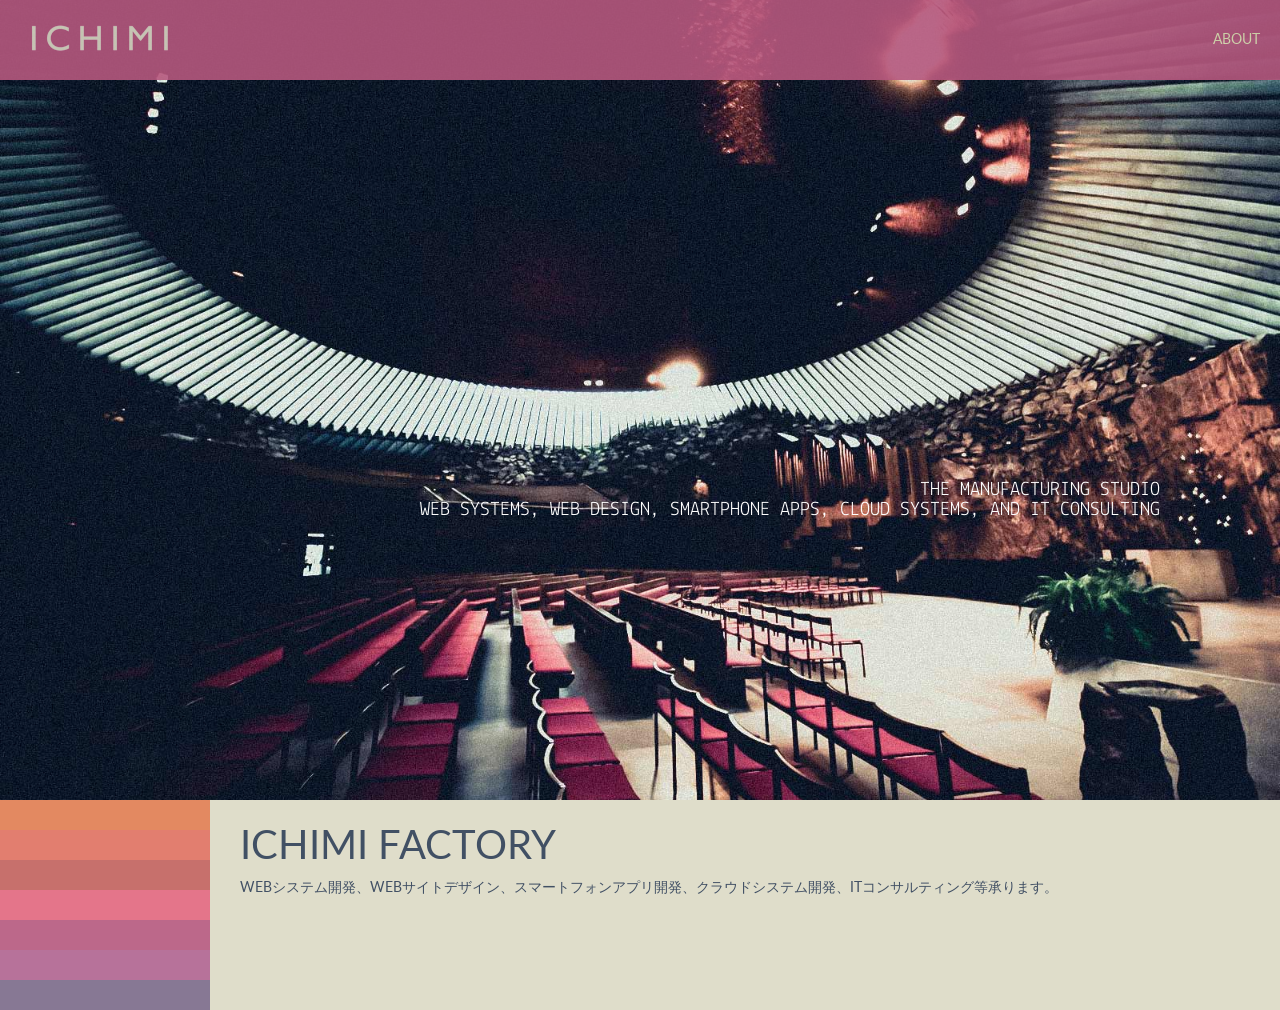
<file: index.html>
<?php
?>
<!DOCTYPE HTML>
<html xmlns:fb="http://ogp.me/ns/fb#">
<head>
<meta http-equiv="Content-Type" content="text/html; charset=utf-8">
<meta charset="UTF-8">
<meta name="viewport" content="width=device-width, initial-scale=1.0, user-scalable=no, minimum-scale=1.0, maximum-scale=1.0">
<meta name="robots" content="index,follow" />
<meta name="description" content="ICHIMI FACTORY THE MANUFACTURING STUDIO. WEB SYSTEMS, WEB DESIGN, SMARTPHONE APPS, CLOUD SYSTEMS, AND IT CONSULTING">
<meta name="keywords" content="ICHIMI,いちみ,一味,ICHIMI FACTORY,THE MANUFACTURING STUDIO,WEB SYSTEMS,WEB DESIGN,SMARTPHONE APPS,CLOUD SYSTEMS,IT CONSULTING">
<meta property="og:title" content="ICHIMI FACTORY | THE MANUFACTURING STUDIO">
<meta property="og:type" content="website">
<meta property="og:image" content="">
<meta property="og:site_name" content="ICHIMI">
<meta property="og:description" content="ja_JP">
<link rel="stylesheet" href="uc/style.css" type="text/css" />
<title>ICHIMI FACTORY | THE MANUFACTURING STUDIO</title>
<script src="uc/jquery.min.js"></script>
<script src="uc/jquery-blink.js"></script>
<script>
$(function() {
	$('.marker').blink({delay:1000});
});
</script>
<script type="text/javascript">
  var _gaq = _gaq || [];
  _gaq.push(['_setAccount', 'UA-40428852-1']);
  _gaq.push(['_trackPageview']);
  (function() {
    var ga = document.createElement('script'); ga.type = 'text/javascript'; ga.async = true;
    ga.src = ('https:' == document.location.protocol ? 'https://ssl' : 'http://www') + '.google-analytics.com/ga.js';
    var s = document.getElementsByTagName('script')[0]; s.parentNode.insertBefore(ga, s);
  })();
</script>
</head>
<body>
<header>
	<div>
		<a class="logo" href="http://ichimi.jp"><img src="uc/logo.png" alt="ICHIMI" /></a>
		<input type="checkbox" id="nav-toggle" class="nav-toggle" />
		<label for="nav-toggle" class="nav-toggle-label" aria-label="メニュー"><span></span></label>
		<nav>
			<ul class="nav">
				<li class="about"><a href="about.html">ABOUT</a></li>
				<!-- <li class="contact"><a href="http://ichimi.jp/contact/">CONTACT</a></li> -->
			</ul>
		</nav>
	</div>
</header>
<section class="photo"></section>
<section class="message">
	<div>
		<h2>THE MANUFACTURING STUDIO</h2>
		<h2>WEB SYSTEMS, WEB DESIGN, SMARTPHONE APPS, CLOUD SYSTEMS, AND IT CONSULTING</h2>
		<h2 class="marker">&marker;</h2>
	</div>
</section>
<section class="about">
	<div class="bars">
		<div class="bar1"></div>
		<div class="bar2"></div>
		<div class="bar3"></div>
		<div class="bar4"></div>
		<div class="bar5"></div>
		<div class="bar6"></div>
		<div class="bar7"></div>
	</div>
	<div class="content">
		<h1>ICHIMI FACTORY</h1>
		<div>
			WEBシステム開発、WEBサイトデザイン、スマートフォンアプリ開発、クラウドシステム開発、ITコンサルティング等承ります。<br />
			<!-- <i class="icon-envelope-alt"></i> -->
		</div>
	</div>
</section>
</body>
</html>
</file>
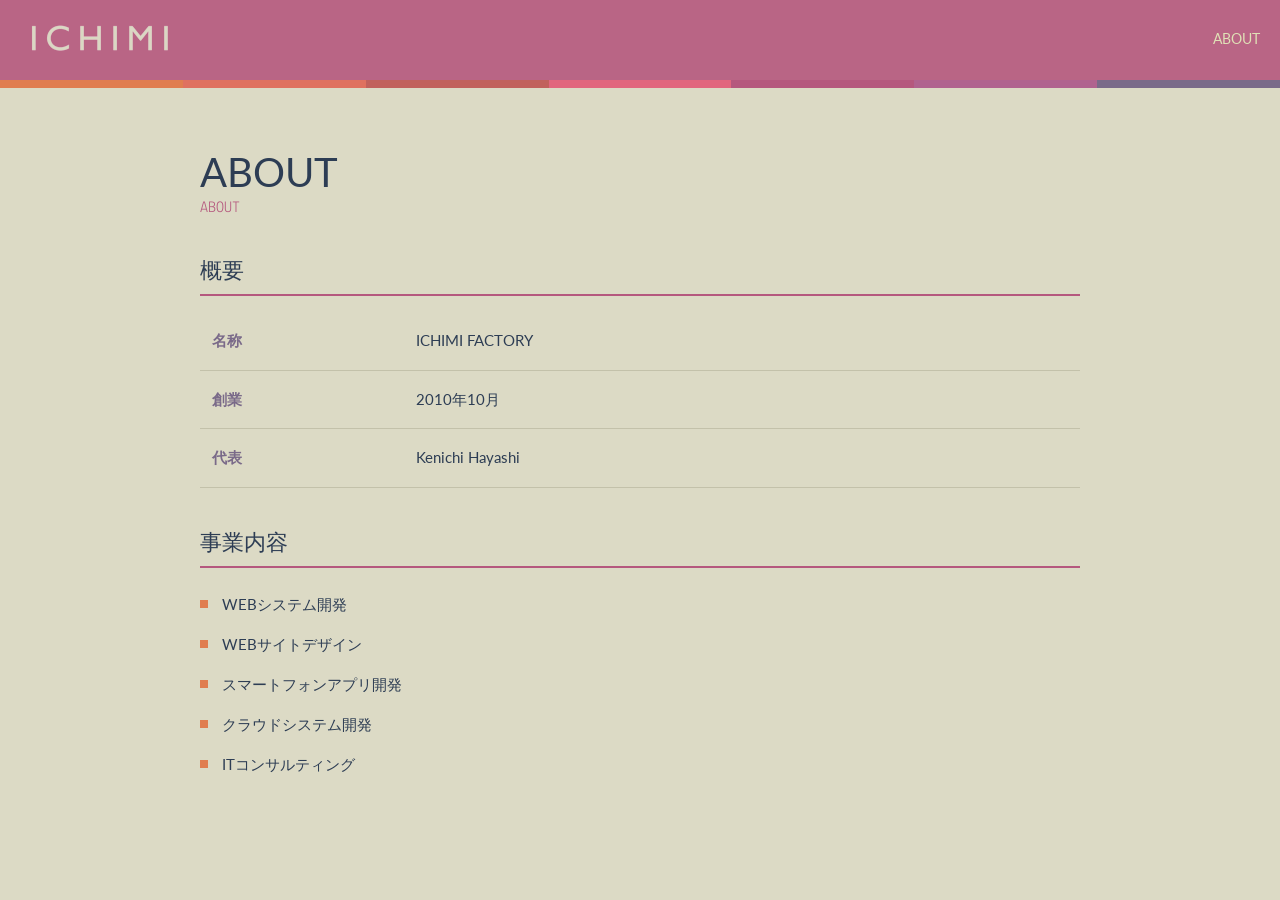
<file: about.html>
<!DOCTYPE HTML>
<html xmlns:fb="http://ogp.me/ns/fb#">
<head>
<meta http-equiv="Content-Type" content="text/html; charset=utf-8">
<meta charset="UTF-8">
<meta name="viewport" content="width=device-width, initial-scale=1.0">
<meta name="robots" content="index,follow" />
<meta name="description" content="ICHIMI FACTORY の概要。WEBシステム開発、WEBサイトデザイン、スマートフォンアプリ開発、クラウドシステム開発、ITコンサルティングを承ります。">
<meta name="keywords" content="ICHIMI,いちみ,一味,概要,プロフィール,ABOUT">
<meta property="og:title" content="ABOUT | ICHIMI FACTORY">
<meta property="og:type" content="website">
<meta property="og:site_name" content="ICHIMI">
<meta property="og:description" content="ICHIMI FACTORY の概要。WEBシステム開発、WEBサイトデザイン、スマートフォンアプリ開発、クラウドシステム開発、ITコンサルティングを承ります。">
<link rel="stylesheet" href="uc/style.css" type="text/css" />
<title>ABOUT | ICHIMI FACTORY</title>
</head>
<body>
<header>
	<div>
		<a class="logo" href="index.html"><img src="uc/logo.png" alt="ICHIMI" /></a>
		<input type="checkbox" id="nav-toggle" class="nav-toggle" />
		<label for="nav-toggle" class="nav-toggle-label" aria-label="メニュー"><span></span></label>
		<nav>
			<ul class="nav">
				<li class="about"><a href="about.html">ABOUT</a></li>
			</ul>
		</nav>
	</div>
</header>

<section class="company">
	<div class="bars">
		<div class="bar1"></div>
		<div class="bar2"></div>
		<div class="bar3"></div>
		<div class="bar4"></div>
		<div class="bar5"></div>
		<div class="bar6"></div>
		<div class="bar7"></div>
	</div>
	<div class="inner">
		<h1>ABOUT</h1>
		<p class="lead">ABOUT</p>

		<h2 class="section-title">概要</h2>
		<table class="profile">
			<tr>
				<th>名称</th>
				<td>ICHIMI FACTORY</td>
			</tr>
			<tr>
				<th>創業</th>
				<td>2010年10月</td>
			</tr>
			<tr>
				<th>代表</th>
				<td>Kenichi Hayashi</td>
			</tr>
		</table>

		<h2 class="section-title">事業内容</h2>
		<ul class="services">
			<li>WEBシステム開発</li>
			<li>WEBサイトデザイン</li>
			<li>スマートフォンアプリ開発</li>
			<li>クラウドシステム開発</li>
			<li>ITコンサルティング</li>
		</ul>
	</div>
</section>

</body>
</html>
</file>
<file: uc/style.css>
@charset "UTF-8";
@import url(http://fonts.googleapis.com/css?family=Lekton);
@import url(http://fonts.googleapis.com/css?family=Lato);

* {
  margin: 0;
  padding: 0;
  border: 0;
  outline: 0;
  vertical-align: baseline;
  background: transparent;
  font-size: 14px;
  font-weight: normal;
  color: rgb(45,61,84);
}

body {
  font-family: 'Lato', sans-serif;
}

nav ul {
  list-style: none;
}

a {
  text-decoration: none;
}

header {
  top: 0;
  width: 100%;
  height: 80px;
  position: fixed;
  z-index:1;
  background: rgb(181,88,126);
  opacity: 0.9;
}

header div {
  margin: 0 20px;
}

header a {
  color: rgb(224,225,180);
  font-size: 14px;
}

header .logo {
  display:block;
  float:left;
  padding-top:20px;
}

header .nav {
  padding-top:30px;
  font-family: 'Lato', sans-serif;
  display:block;
  float:right;
}

header .logo img {
  display: block;
  height: 36px;
}

header .nav li {
  display: inline-block;
  margin-left: 28px;
}

/* Hamburger menu (hidden on desktop) */
header .nav-toggle,
header .nav-toggle-label {
  display: none;
}

#wrapper {
  position: relative;
  width: 100%;
  min-width: 960px;
  top: 0;
}

.container {
  width: 100%;
  min-width: 960px;
  position: relative;
  top: 0px;
}

section {
  width:100%;
  position: relative;
  margin: 0 auto;
  overflow:hidden;
}

section.photo {
  top:0px;
  height:800px;
  position:fixed;
  background:#000 url(bg.jpg) center center no-repeat;
  background-size:cover;
}

div.clear {
  clear: both;
}

div.bars {
  width: 210px;
  height: 210px;
  float: left;
}
div.bars div.bar1 {
  height: 30px;
  background-color: rgb(224,125,80);
}
div.bars div.bar2 {
  height: 30px;
  background-color: rgb(223,113,96);
}
div.bars div.bar3 {
  height: 30px;
  background-color: rgb(193,97,93);
}
div.bars div.bar4 {
  height: 30px;
  background-color: rgb(225,102,126);
}
div.bars div.bar5 {
  height: 30px;
  background-color: rgb(181,88,126);
}
div.bars div.bar6 {
  height: 30px;
  background-color: rgb(176,99,143);
}
div.bars div.bar7 {
  height: 30px;
  background-color: rgb(122,106,137);
}

section.message {
  font-family: 'Lekton', sans-serif;
  height:800px;
  width: 100%;
  text-align: right;
}
section.message div {
  margin-top: 480px;
}
section.message h2 {
  margin-left: 120px;
  margin-right: 120px;
  font-size: 20px;
  color: white;
}
section.message h2.marker {
  margin-top: -14px;
  margin-right: 114px;
  font-size: 34px;
  vertical-align: -4px;
  color: white;
}

section.about {
  height: 210px;
  background:rgb(220,218,197);
  opacity: 0.9;
}
section.about h1 {
  font-size: 40px;
  margin-bottom: 10px;
}
section.about div.content {
  margin-left: 220px;
  padding: 20px;
}

/* =Company profile page
----------------------------------------------- */
section.company {
  background: rgb(220,218,197);
  padding-top: 80px;
  min-height: calc(100vh - 80px);
}
/* rainbow accent as a full-width strip under the header */
section.company div.bars {
  width: 100%;
  height: 8px;
  float: none;
  display: flex;
}
section.company div.bars > div {
  flex: 1;
  height: 8px;
}
section.company div.inner {
  max-width: 880px;
  margin: 0 auto;
  padding: 60px 40px 80px;
}
section.company h1 {
  font-size: 40px;
  margin-bottom: 4px;
}
section.company p.lead {
  font-family: 'Lekton', sans-serif;
  font-size: 16px;
  color: rgb(181,88,126);
  margin-bottom: 40px;
}
section.company h2.section-title {
  font-size: 22px;
  margin: 40px 0 16px;
  padding-bottom: 8px;
  border-bottom: 2px solid rgb(181,88,126);
}
table.profile {
  width: 100%;
  border-collapse: collapse;
}
table.profile th,
table.profile td {
  text-align: left;
  vertical-align: top;
  padding: 16px 12px;
  border-bottom: 1px solid rgb(195,193,170);
  font-size: 15px;
  line-height: 1.7;
}
table.profile th {
  width: 180px;
  font-weight: bold;
  color: rgb(122,106,137);
  white-space: nowrap;
}
ul.services {
  list-style: none;
  margin-top: 8px;
}
ul.services li {
  padding: 8px 0 8px 22px;
  position: relative;
  font-size: 15px;
  line-height: 1.6;
}
ul.services li:before {
  content: "";
  position: absolute;
  left: 0;
  top: 16px;
  width: 8px;
  height: 8px;
  background: rgb(224,125,80);
}
@media (max-width: 640px) {
  section.company div.inner {
    padding: 40px 20px 60px;
  }
  section.company h1 {
    font-size: 28px;
  }
  table.profile th,
  table.profile td {
    display: block;
    width: auto;
    border-bottom: none;
    padding: 4px 0;
  }
  table.profile td {
    padding-bottom: 16px;
    border-bottom: 1px solid rgb(195,193,170);
  }
}


/* */
@media (max-width: 640px) {
  header {
    text-align: left;
  }
  header .logo {
    display: block;
  }
  /* show hamburger button */
  header .nav-toggle-label {
    display: block;
    position: absolute;
    top: 0;
    right: 20px;
    width: 40px;
    height: 80px;
    cursor: pointer;
  }
  header .nav-toggle-label span,
  header .nav-toggle-label span:before,
  header .nav-toggle-label span:after {
    content: '';
    display: block;
    position: absolute;
    width: 28px;
    height: 3px;
    border-radius: 2px;
    background: rgb(224,225,180);
  }
  header .nav-toggle-label span {
    top: 39px;
    left: 6px;
  }
  header .nav-toggle-label span:before { top: -9px; }
  header .nav-toggle-label span:after  { top: 9px; }
  /* dropdown panel */
  header nav {
    position: absolute;
    top: 80px;
    left: 0;
    width: 100%;
    background: rgb(181,88,126);
    max-height: 0;
    overflow: hidden;
    transition: max-height 0.3s ease;
  }
  header .nav-toggle:checked ~ nav {
    max-height: 300px;
  }
  header .nav {
    padding: 0;
    font-family: 'Lato', sans-serif;
    display: block;
    float: none;
  }
  header .nav li {
    display: block;
    margin: 0;
    text-align: center;
  }
  header .nav li a {
    display: block;
    padding: 18px 0;
    font-size: 22px;
  }
  div.bars {
    width: 20px;
  }
  section.photo {
    margin-top: -120px;
    height: 640px;
  }
  section.message {
    height: 540px;
    width: 100%;
    text-align: center;
  }
  section.message div {
    margin-top: 250px;
  }
  section.message h2 {
    margin-left: 120px;
    margin-right: 120px;
    font-size: 20px;
    color: white;
  }
  section.message h2 {
    margin-left: 20px;
    margin-right: 20px;
    font-size: 20px;
    color: white;
  }
  section.message h2.marker {
    margin-right: auto;
  }
  section.about h1 {
    font-size: 24px;
  }
  section.about div.content {
    margin-left: 40px;
    padding: 20px;
  }
}





/* =Font Awesome Icon Fonts
----------------------------------------------- */
@font-face {
  font-family: 'FontAwesome';
  src: url('fonts/font_awesome/fontawesome-webfont.eot?v=3.0.1');
  src: url('fonts/font_awesome/fontawesome-webfont.eot?#iefix&v=3.0.1') format('embedded-opentype'),
    url('fonts/font_awesome/fontawesome-webfont.woff?v=3.0.1') format('woff'),
    url('fonts/font_awesome/fontawesome-webfont.ttf?v=3.0.1') format('truetype');
  font-weight: normal;
  font-style: normal;
}

/*  Font Awesome styles
    ------------------------------------------------------- */
[class^="icon-"],
[class*=" icon-"] {
  font-family: FontAwesome;
  font-weight: normal;
  font-style: normal;
  text-decoration: inherit;
  -webkit-font-smoothing: antialiased;

  /* sprites.less reset */
  display: inline;
  width: auto;
  height: auto;
  line-height: normal;
  vertical-align: baseline;
  background-image: none;
  background-position: 0% 0%;
  background-repeat: repeat;
  margin-top: 0;
}
/* more sprites.less reset */
.icon-white,
.nav-pills > .active > a > [class^="icon-"],
.nav-pills > .active > a > [class*=" icon-"],
.nav-list > .active > a > [class^="icon-"],
.nav-list > .active > a > [class*=" icon-"],
.navbar-inverse .nav > .active > a > [class^="icon-"],
.navbar-inverse .nav > .active > a > [class*=" icon-"],
.dropdown-menu > li > a:hover > [class^="icon-"],
.dropdown-menu > li > a:hover > [class*=" icon-"],
.dropdown-menu > .active > a > [class^="icon-"],
.dropdown-menu > .active > a > [class*=" icon-"],
.dropdown-submenu:hover > a > [class^="icon-"],
.dropdown-submenu:hover > a > [class*=" icon-"] {
  background-image: none;
}
[class^="icon-"]:before,
[class*=" icon-"]:before {
  text-decoration: inherit;
  display: inline-block;
  speak: none;
}
/* makes sure icons active on rollover in links */
a [class^="icon-"],
a [class*=" icon-"] {
  display: inline-block;
}
/* makes the font 33% larger relative to the icon container */
.icon-large:before {
  vertical-align: -10%;
  font-size: 1.3333333333333333em;
}
.btn [class^="icon-"],
.nav [class^="icon-"],
.btn [class*=" icon-"],
.nav [class*=" icon-"] {
  display: inline;
  /* keeps button heights with and without icons the same */

}
.btn [class^="icon-"].icon-large,
.nav [class^="icon-"].icon-large,
.btn [class*=" icon-"].icon-large,
.nav [class*=" icon-"].icon-large {
  line-height: .9em;
}
.btn [class^="icon-"].icon-spin,
.nav [class^="icon-"].icon-spin,
.btn [class*=" icon-"].icon-spin,
.nav [class*=" icon-"].icon-spin {
  display: inline-block;
}
.nav-tabs [class^="icon-"],
.nav-pills [class^="icon-"],
.nav-tabs [class*=" icon-"],
.nav-pills [class*=" icon-"] {
  /* keeps button heights with and without icons the same */

}
.nav-tabs [class^="icon-"],
.nav-pills [class^="icon-"],
.nav-tabs [class*=" icon-"],
.nav-pills [class*=" icon-"],
.nav-tabs [class^="icon-"].icon-large,
.nav-pills [class^="icon-"].icon-large,
.nav-tabs [class*=" icon-"].icon-large,
.nav-pills [class*=" icon-"].icon-large {
  line-height: .9em;
}
li [class^="icon-"],
.nav li [class^="icon-"],
li [class*=" icon-"],
.nav li [class*=" icon-"] {
  display: inline-block;
  width: 1.25em;
  text-align: center;
}
li [class^="icon-"].icon-large,
.nav li [class^="icon-"].icon-large,
li [class*=" icon-"].icon-large,
.nav li [class*=" icon-"].icon-large {
  /* increased font size for icon-large */

  width: 1.5625em;
}
ul.icons {
  list-style-type: none;
  text-indent: -0.75em;
}
ul.icons li [class^="icon-"],
ul.icons li [class*=" icon-"] {
  width: .75em;
}
.icon-muted {
  color: #eeeeee;
}
.icon-border {
  border: solid 1px #eeeeee;
  padding: .2em .25em .15em;
  -webkit-border-radius: 3px;
  -moz-border-radius: 3px;
  border-radius: 3px;
}
.icon-2x {
  font-size: 2em;
}
.icon-2x.icon-border {
  border-width: 2px;
  -webkit-border-radius: 4px;
  -moz-border-radius: 4px;
  border-radius: 4px;
}
.icon-3x {
  font-size: 3em;
}
.icon-3x.icon-border {
  border-width: 3px;
  -webkit-border-radius: 5px;
  -moz-border-radius: 5px;
  border-radius: 5px;
}
.icon-4x {
  font-size: 4em;
}
.icon-4x.icon-border {
  border-width: 4px;
  -webkit-border-radius: 6px;
  -moz-border-radius: 6px;
  border-radius: 6px;
}
.pull-right {
  float: right;
}
.pull-left {
  float: left;
}
[class^="icon-"].pull-left,
[class*=" icon-"].pull-left {
  margin-right: .3em;
}
[class^="icon-"].pull-right,
[class*=" icon-"].pull-right {
  margin-left: .3em;
}
.btn [class^="icon-"].pull-left.icon-2x,
.btn [class*=" icon-"].pull-left.icon-2x,
.btn [class^="icon-"].pull-right.icon-2x,
.btn [class*=" icon-"].pull-right.icon-2x {
  margin-top: .18em;
}
.btn [class^="icon-"].icon-spin.icon-large,
.btn [class*=" icon-"].icon-spin.icon-large {
  line-height: .8em;
}
.btn.btn-small [class^="icon-"].pull-left.icon-2x,
.btn.btn-small [class*=" icon-"].pull-left.icon-2x,
.btn.btn-small [class^="icon-"].pull-right.icon-2x,
.btn.btn-small [class*=" icon-"].pull-right.icon-2x {
  margin-top: .25em;
}
.btn.btn-large [class^="icon-"],
.btn.btn-large [class*=" icon-"] {
  margin-top: 0;
}
.btn.btn-large [class^="icon-"].pull-left.icon-2x,
.btn.btn-large [class*=" icon-"].pull-left.icon-2x,
.btn.btn-large [class^="icon-"].pull-right.icon-2x,
.btn.btn-large [class*=" icon-"].pull-right.icon-2x {
  margin-top: .05em;
}
.btn.btn-large [class^="icon-"].pull-left.icon-2x,
.btn.btn-large [class*=" icon-"].pull-left.icon-2x {
  margin-right: .2em;
}
.btn.btn-large [class^="icon-"].pull-right.icon-2x,
.btn.btn-large [class*=" icon-"].pull-right.icon-2x {
  margin-left: .2em;
}
.icon-spin {
  display: inline-block;
  -moz-animation: spin 2s infinite linear;
  -o-animation: spin 2s infinite linear;
  -webkit-animation: spin 2s infinite linear;
  animation: spin 2s infinite linear;
}
@-moz-keyframes spin {
  0% { -moz-transform: rotate(0deg); }
  100% { -moz-transform: rotate(359deg); }
}
@-webkit-keyframes spin {
  0% { -webkit-transform: rotate(0deg); }
  100% { -webkit-transform: rotate(359deg); }
}
@-o-keyframes spin {
  0% { -o-transform: rotate(0deg); }
  100% { -o-transform: rotate(359deg); }
}
@-ms-keyframes spin {
  0% { -ms-transform: rotate(0deg); }
  100% { -ms-transform: rotate(359deg); }
}
@keyframes spin {
  0% { transform: rotate(0deg); }
  100% { transform: rotate(359deg); }
}
@-moz-document url-prefix() {
  .icon-spin {
    height: .9em;
  }
  .btn .icon-spin {
    height: auto;
  }
  .icon-spin.icon-large {
    height: 1.25em;
  }
  .btn .icon-spin.icon-large {
    height: .75em;
  }
}
/*  Font Awesome uses the Unicode Private Use Area (PUA) to ensure screen
    readers do not read off random characters that represent icons */
.icon-glass:before                { content: "\f000"; }
.icon-music:before                { content: "\f001"; }
.icon-search:before               { content: "\f002"; }
.icon-envelope:before             { content: "\f003"; }
.icon-heart:before                { content: "\f004"; }
.icon-star:before                 { content: "\f005"; }
.icon-star-empty:before           { content: "\f006"; }
.icon-user:before                 { content: "\f007"; }
.icon-film:before                 { content: "\f008"; }
.icon-th-large:before             { content: "\f009"; }
.icon-th:before                   { content: "\f00a"; }
.icon-th-list:before              { content: "\f00b"; }
.icon-ok:before                   { content: "\f00c"; }
.icon-remove:before               { content: "\f00d"; }
.icon-zoom-in:before              { content: "\f00e"; }

.icon-zoom-out:before             { content: "\f010"; }
.icon-off:before                  { content: "\f011"; }
.icon-signal:before               { content: "\f012"; }
.icon-cog:before                  { content: "\f013"; }
.icon-trash:before                { content: "\f014"; }
.icon-home:before                 { content: "\f015"; }
.icon-file:before                 { content: "\f016"; }
.icon-time:before                 { content: "\f017"; }
.icon-road:before                 { content: "\f018"; }
.icon-download-alt:before         { content: "\f019"; }
.icon-download:before             { content: "\f01a"; }
.icon-upload:before               { content: "\f01b"; }
.icon-inbox:before                { content: "\f01c"; }
.icon-play-circle:before          { content: "\f01d"; }
.icon-repeat:before               { content: "\f01e"; }

/* \f020 doesn't work in Safari. all shifted one down */
.icon-refresh:before              { content: "\f021"; }
.icon-list-alt:before             { content: "\f022"; }
.icon-lock:before                 { content: "\f023"; }
.icon-flag:before                 { content: "\f024"; }
.icon-headphones:before           { content: "\f025"; }
.icon-volume-off:before           { content: "\f026"; }
.icon-volume-down:before          { content: "\f027"; }
.icon-volume-up:before            { content: "\f028"; }
.icon-qrcode:before               { content: "\f029"; }
.icon-barcode:before              { content: "\f02a"; }
.icon-tag:before                  { content: "\f02b"; }
.icon-tags:before                 { content: "\f02c"; }
.icon-book:before                 { content: "\f02d"; }
.icon-bookmark:before             { content: "\f02e"; }
.icon-print:before                { content: "\f02f"; }

.icon-camera:before               { content: "\f030"; }
.icon-font:before                 { content: "\f031"; }
.icon-bold:before                 { content: "\f032"; }
.icon-italic:before               { content: "\f033"; }
.icon-text-height:before          { content: "\f034"; }
.icon-text-width:before           { content: "\f035"; }
.icon-align-left:before           { content: "\f036"; }
.icon-align-center:before         { content: "\f037"; }
.icon-align-right:before          { content: "\f038"; }
.icon-align-justify:before        { content: "\f039"; }
.icon-list:before                 { content: "\f03a"; }
.icon-indent-left:before          { content: "\f03b"; }
.icon-indent-right:before         { content: "\f03c"; }
.icon-facetime-video:before       { content: "\f03d"; }
.icon-picture:before              { content: "\f03e"; }

.icon-pencil:before               { content: "\f040"; }
.icon-map-marker:before           { content: "\f041"; }
.icon-adjust:before               { content: "\f042"; }
.icon-tint:before                 { content: "\f043"; }
.icon-edit:before                 { content: "\f044"; }
.icon-share:before                { content: "\f045"; }
.icon-check:before                { content: "\f046"; }
.icon-move:before                 { content: "\f047"; }
.icon-step-backward:before        { content: "\f048"; }
.icon-fast-backward:before        { content: "\f049"; }
.icon-backward:before             { content: "\f04a"; }
.icon-play:before                 { content: "\f04b"; }
.icon-pause:before                { content: "\f04c"; }
.icon-stop:before                 { content: "\f04d"; }
.icon-forward:before              { content: "\f04e"; }

.icon-fast-forward:before         { content: "\f050"; }
.icon-step-forward:before         { content: "\f051"; }
.icon-eject:before                { content: "\f052"; }
.icon-chevron-left:before         { content: "\f053"; }
.icon-chevron-right:before        { content: "\f054"; }
.icon-plus-sign:before            { content: "\f055"; }
.icon-minus-sign:before           { content: "\f056"; }
.icon-remove-sign:before          { content: "\f057"; }
.icon-ok-sign:before              { content: "\f058"; }
.icon-question-sign:before        { content: "\f059"; }
.icon-info-sign:before            { content: "\f05a"; }
.icon-screenshot:before           { content: "\f05b"; }
.icon-remove-circle:before        { content: "\f05c"; }
.icon-ok-circle:before            { content: "\f05d"; }
.icon-ban-circle:before           { content: "\f05e"; }

.icon-arrow-left:before           { content: "\f060"; }
.icon-arrow-right:before          { content: "\f061"; }
.icon-arrow-up:before             { content: "\f062"; }
.icon-arrow-down:before           { content: "\f063"; }
.icon-share-alt:before            { content: "\f064"; }
.icon-resize-full:before          { content: "\f065"; }
.icon-resize-small:before         { content: "\f066"; }
.icon-plus:before                 { content: "\f067"; }
.icon-minus:before                { content: "\f068"; }
.icon-asterisk:before             { content: "\f069"; }
.icon-exclamation-sign:before     { content: "\f06a"; }
.icon-gift:before                 { content: "\f06b"; }
.icon-leaf:before                 { content: "\f06c"; }
.icon-fire:before                 { content: "\f06d"; }
.icon-eye-open:before             { content: "\f06e"; }

.icon-eye-close:before            { content: "\f070"; }
.icon-warning-sign:before         { content: "\f071"; }
.icon-plane:before                { content: "\f072"; }
.icon-calendar:before             { content: "\f073"; }
.icon-random:before               { content: "\f074"; }
.icon-comment:before              { content: "\f075"; }
.icon-magnet:before               { content: "\f076"; }
.icon-chevron-up:before           { content: "\f077"; }
.icon-chevron-down:before         { content: "\f078"; }
.icon-retweet:before              { content: "\f079"; }
.icon-shopping-cart:before        { content: "\f07a"; }
.icon-folder-close:before         { content: "\f07b"; }
.icon-folder-open:before          { content: "\f07c"; }
.icon-resize-vertical:before      { content: "\f07d"; }
.icon-resize-horizontal:before    { content: "\f07e"; }

.icon-bar-chart:before            { content: "\f080"; }
.icon-twitter-sign:before         { content: "\f081"; }
.icon-facebook-sign:before        { content: "\f082"; }
.icon-camera-retro:before         { content: "\f083"; }
.icon-key:before                  { content: "\f084"; }
.icon-cogs:before                 { content: "\f085"; }
.icon-comments:before             { content: "\f086"; }
.icon-thumbs-up:before            { content: "\f087"; }
.icon-thumbs-down:before          { content: "\f088"; }
.icon-star-half:before            { content: "\f089"; }
.icon-heart-empty:before          { content: "\f08a"; }
.icon-signout:before              { content: "\f08b"; }
.icon-linkedin-sign:before        { content: "\f08c"; }
.icon-pushpin:before              { content: "\f08d"; }
.icon-external-link:before        { content: "\f08e"; }

.icon-signin:before               { content: "\f090"; }
.icon-trophy:before               { content: "\f091"; }
.icon-github-sign:before          { content: "\f092"; }
.icon-upload-alt:before           { content: "\f093"; }
.icon-lemon:before                { content: "\f094"; }
.icon-phone:before                { content: "\f095"; }
.icon-check-empty:before          { content: "\f096"; }
.icon-bookmark-empty:before       { content: "\f097"; }
.icon-phone-sign:before           { content: "\f098"; }
.icon-twitter:before              { content: "\f099"; }
.icon-facebook:before             { content: "\f09a"; }
.icon-github:before               { content: "\f09b"; }
.icon-unlock:before               { content: "\f09c"; }
.icon-credit-card:before          { content: "\f09d"; }
.icon-rss:before                  { content: "\f09e"; }

.icon-hdd:before                  { content: "\f0a0"; }
.icon-bullhorn:before             { content: "\f0a1"; }
.icon-bell:before                 { content: "\f0a2"; }
.icon-certificate:before          { content: "\f0a3"; }
.icon-hand-right:before           { content: "\f0a4"; }
.icon-hand-left:before            { content: "\f0a5"; }
.icon-hand-up:before              { content: "\f0a6"; }
.icon-hand-down:before            { content: "\f0a7"; }
.icon-circle-arrow-left:before    { content: "\f0a8"; }
.icon-circle-arrow-right:before   { content: "\f0a9"; }
.icon-circle-arrow-up:before      { content: "\f0aa"; }
.icon-circle-arrow-down:before    { content: "\f0ab"; }
.icon-globe:before                { content: "\f0ac"; }
.icon-wrench:before               { content: "\f0ad"; }
.icon-tasks:before                { content: "\f0ae"; }

.icon-filter:before               { content: "\f0b0"; }
.icon-briefcase:before            { content: "\f0b1"; }
.icon-fullscreen:before           { content: "\f0b2"; }

.icon-group:before                { content: "\f0c0"; }
.icon-link:before                 { content: "\f0c1"; }
.icon-cloud:before                { content: "\f0c2"; }
.icon-beaker:before               { content: "\f0c3"; }
.icon-cut:before                  { content: "\f0c4"; }
.icon-copy:before                 { content: "\f0c5"; }
.icon-paper-clip:before           { content: "\f0c6"; }
.icon-save:before                 { content: "\f0c7"; }
.icon-sign-blank:before           { content: "\f0c8"; }
.icon-reorder:before              { content: "\f0c9"; }
.icon-list-ul:before              { content: "\f0ca"; }
.icon-list-ol:before              { content: "\f0cb"; }
.icon-strikethrough:before        { content: "\f0cc"; }
.icon-underline:before            { content: "\f0cd"; }
.icon-table:before                { content: "\f0ce"; }

.icon-magic:before                { content: "\f0d0"; }
.icon-truck:before                { content: "\f0d1"; }
.icon-pinterest:before            { content: "\f0d2"; }
.icon-pinterest-sign:before       { content: "\f0d3"; }
.icon-google-plus-sign:before     { content: "\f0d4"; }
.icon-google-plus:before          { content: "\f0d5"; }
.icon-money:before                { content: "\f0d6"; }
.icon-caret-down:before           { content: "\f0d7"; }
.icon-caret-up:before             { content: "\f0d8"; }
.icon-caret-left:before           { content: "\f0d9"; }
.icon-caret-right:before          { content: "\f0da"; }
.icon-columns:before              { content: "\f0db"; }
.icon-sort:before                 { content: "\f0dc"; }
.icon-sort-down:before            { content: "\f0dd"; }
.icon-sort-up:before              { content: "\f0de"; }

.icon-envelope-alt:before         { content: "\f0e0"; }
.icon-linkedin:before             { content: "\f0e1"; }
.icon-undo:before                 { content: "\f0e2"; }
.icon-legal:before                { content: "\f0e3"; }
.icon-dashboard:before            { content: "\f0e4"; }
.icon-comment-alt:before          { content: "\f0e5"; }
.icon-comments-alt:before         { content: "\f0e6"; }
.icon-bolt:before                 { content: "\f0e7"; }
.icon-sitemap:before              { content: "\f0e8"; }
.icon-umbrella:before             { content: "\f0e9"; }
.icon-paste:before                { content: "\f0ea"; }
.icon-lightbulb:before            { content: "\f0eb"; }
.icon-exchange:before             { content: "\f0ec"; }
.icon-cloud-download:before       { content: "\f0ed"; }
.icon-cloud-upload:before         { content: "\f0ee"; }

.icon-user-md:before              { content: "\f0f0"; }
.icon-stethoscope:before          { content: "\f0f1"; }
.icon-suitcase:before             { content: "\f0f2"; }
.icon-bell-alt:before             { content: "\f0f3"; }
.icon-coffee:before               { content: "\f0f4"; }
.icon-food:before                 { content: "\f0f5"; }
.icon-file-alt:before             { content: "\f0f6"; }
.icon-building:before             { content: "\f0f7"; }
.icon-hospital:before             { content: "\f0f8"; }
.icon-ambulance:before            { content: "\f0f9"; }
.icon-medkit:before               { content: "\f0fa"; }
.icon-fighter-jet:before          { content: "\f0fb"; }
.icon-beer:before                 { content: "\f0fc"; }
.icon-h-sign:before               { content: "\f0fd"; }
.icon-plus-sign-alt:before        { content: "\f0fe"; }

.icon-double-angle-left:before    { content: "\f100"; }
.icon-double-angle-right:before   { content: "\f101"; }
.icon-double-angle-up:before      { content: "\f102"; }
.icon-double-angle-down:before    { content: "\f103"; }
.icon-angle-left:before           { content: "\f104"; }
.icon-angle-right:before          { content: "\f105"; }
.icon-angle-up:before             { content: "\f106"; }
.icon-angle-down:before           { content: "\f107"; }
.icon-desktop:before              { content: "\f108"; }
.icon-laptop:before               { content: "\f109"; }
.icon-tablet:before               { content: "\f10a"; }
.icon-mobile-phone:before         { content: "\f10b"; }
.icon-circle-blank:before         { content: "\f10c"; }
.icon-quote-left:before           { content: "\f10d"; }
.icon-quote-right:before          { content: "\f10e"; }

.icon-spinner:before              { content: "\f110"; }
.icon-circle:before               { content: "\f111"; }
.icon-reply:before                { content: "\f112"; }
.icon-github-alt:before           { content: "\f113"; }
.icon-folder-close-alt:before     { content: "\f114"; }
.icon-folder-open-alt:before      { content: "\f115"; }
</file>
